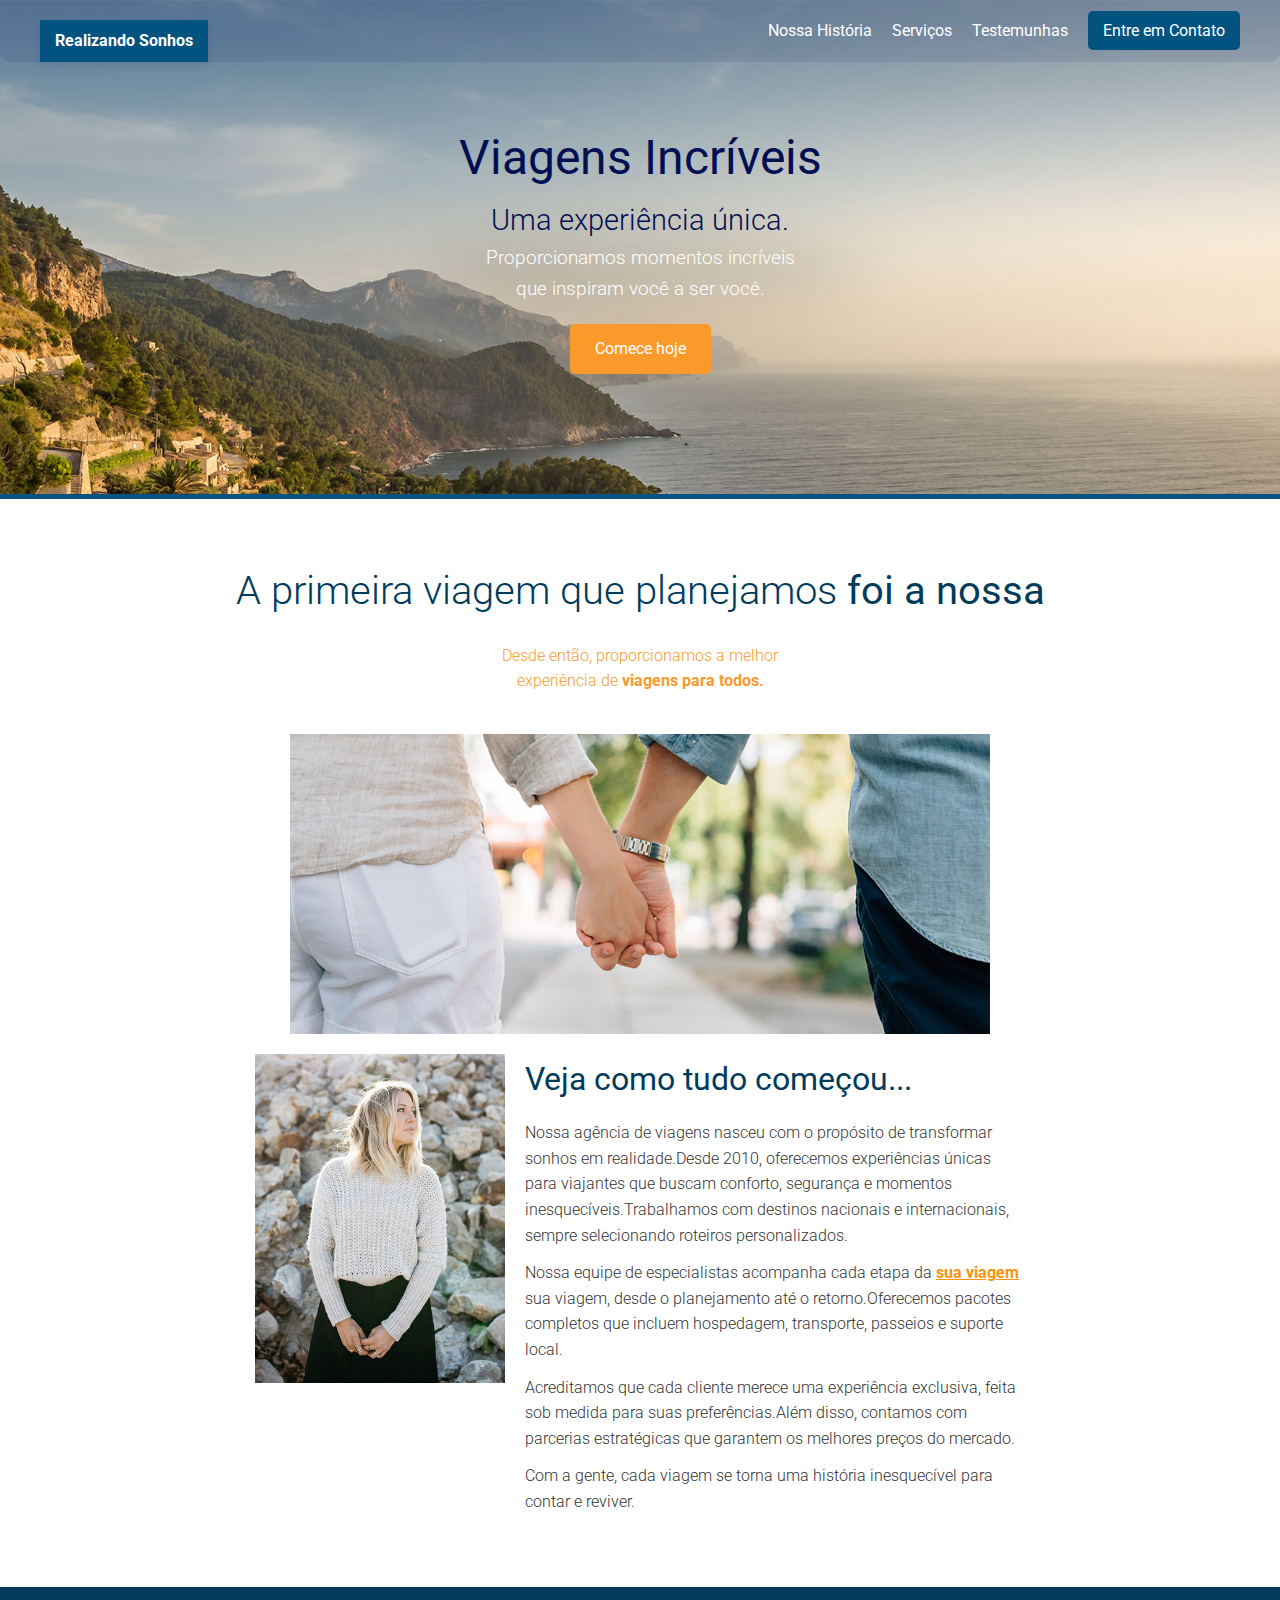
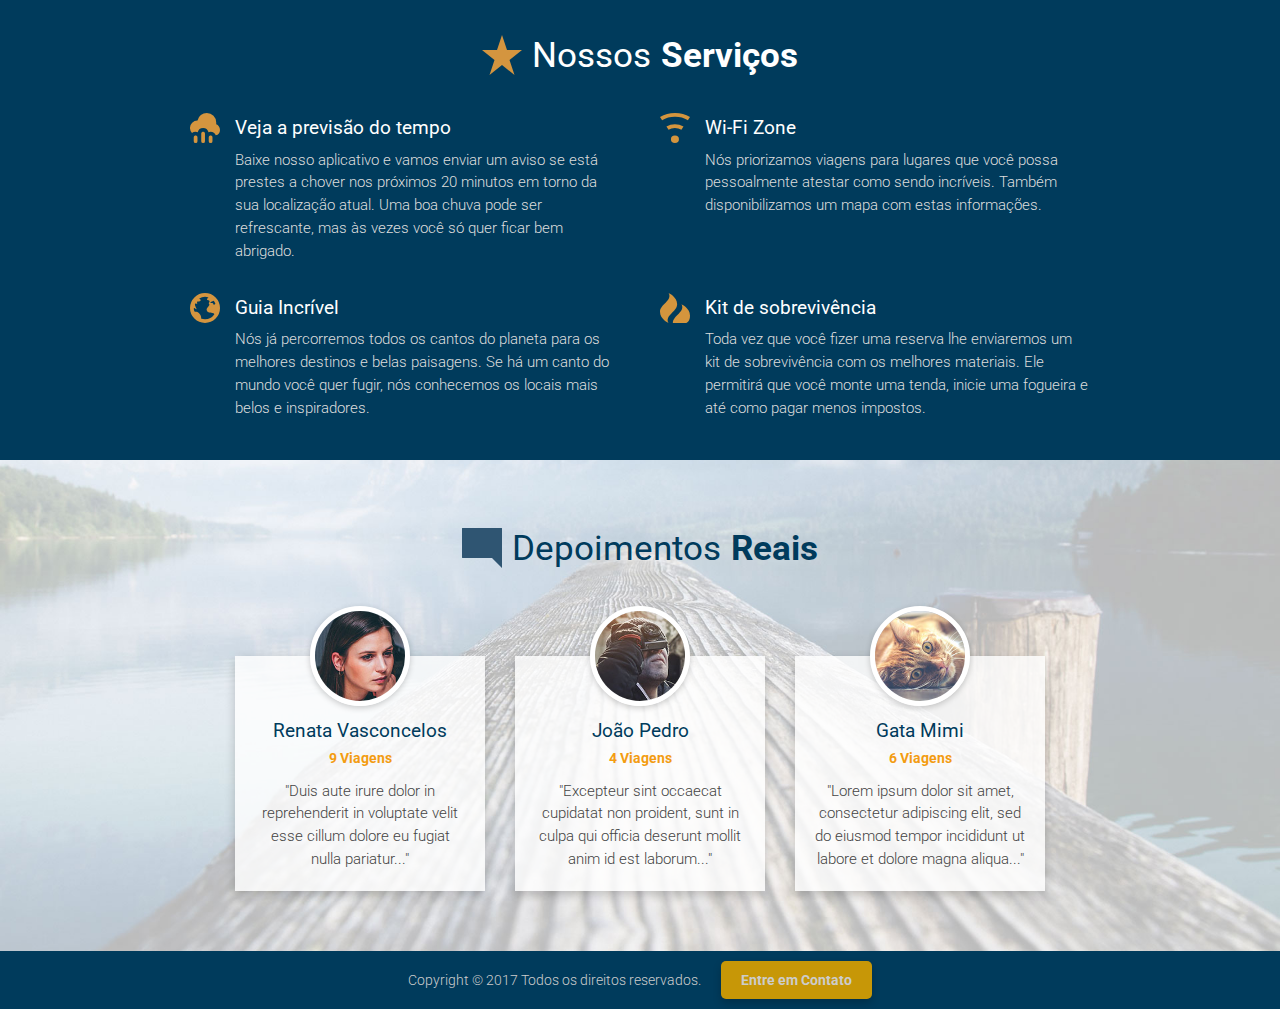
<file: Atividade_03 _ Pagina HTML_CSS/index.html>
<!DOCTYPE html>
<html lang="pt-br">
<head>
    <meta charset="UTF-8">
    <meta name="viewport" content="width=device-width, initial-scale=1.0">
    <title>Viagens Incríveis</title>
    <link rel="stylesheet" href="style.css">
    <link href="https://fonts.googleapis.com/css2?family=Roboto:wght@300;400&display=swap" rel="stylesheet">
</head>
<body>

    <!-- Cabeçalho -->
    <header class="header">
        <nav class="navbar">
            <div class="logo">Realizando Sonhos</div>
            <ul class="menu">
                <li><a href="#">Nossa História</a></li>
                <li><a href="#">Serviços</a></li>
                <li><a href="#">Testemunhas</a></li>
                <li><a class="botao" href="#">Entre em Contato</a></li>
            </ul>
        </nav>
        <div class="hero">
            <h1>Viagens Incríveis</h1>
            <p>Uma experiência única.</p>
            <p>Proporcionamos momentos incríveis<br> que inspiram você a ser você.</p>
            <a href="#" class="cta">Comece hoje</a>
        </div>
    </header>

    <!-- Primeira seção -->
    <section class="introducao">
        <h2>A primeira viagem que planejamos <strong>foi a nossa</strong></h2>
        <p>Desde então, proporcionamos a melhor<br> experiência de <span class="destaque">viagens para todos.</span></p>
        <div class="historia">
            <div class="imagem imagem1"></div>
             <div class="linha2">
            <img src="imagens/como-comecou.jpg" alt="História da agência" class="imagem2">
            <div class="texto">
                <h3>Veja como tudo começou...</h3>
                <p>Nossa agência de viagens nasceu com o propósito de transformar sonhos em realidade.Desde 2010, oferecemos experiências únicas para viajantes que buscam conforto, segurança e momentos inesquecíveis.Trabalhamos com destinos nacionais e internacionais, sempre selecionando roteiros personalizados.</p>
    <p>Nossa equipe de especialistas acompanha cada etapa da<span class="destaque-amarelo">sua viagem</span> sua viagem, desde o planejamento até o retorno.Oferecemos pacotes completos que incluem hospedagem, transporte, passeios e suporte local.</p>
    <p>Acreditamos que cada cliente merece uma experiência exclusiva, feita sob medida para suas preferências.Além disso, contamos com parcerias estratégicas que garantem os melhores preços do mercado.</p>
    <p>Com a gente, cada viagem se torna uma história inesquecível para contar e reviver.</p>
</div>
        </div>
        </div>
    </section>

  <!-- Serviços -->
<section class="servicos">
  <h2>
    <img src="imagens/icons/star.svg" alt="ícone estrela" class="titulo-icone">
    Nossos <strong>Serviços</strong>
  </h2>

  <div class="servicos-lista">
    <!-- Serviço 1 -->
    <div class="servico">
      <img src="imagens/icons/rain.svg" alt="ícone previsão do tempo">
      <div>
        <h3>Veja a previsão do tempo</h3>
        <p>
          Baixe nosso aplicativo e vamos enviar um aviso se está prestes a chover nos próximos 20 minutos em torno da sua localização atual.
          Uma boa chuva pode ser refrescante, mas às vezes você só quer ficar bem abrigado.
        </p>
      </div>
    </div>

    <!-- Serviço 2 -->
    <div class="servico">
      <img src="imagens/icons/wifi.svg" alt="ícone Wi-Fi Zone">
      <div>
        <h3>Wi-Fi Zone</h3>
        <p>
          Nós priorizamos viagens para lugares que você possa pessoalmente atestar como sendo incríveis.
          Também disponibilizamos um mapa com estas informações.
        </p>
      </div>
    </div>

    <!-- Serviço 3 -->
    <div class="servico">
      <img src="imagens/icons/globe.svg" alt="ícone guia incrível">
      <div>
        <h3>Guia Incrível</h3>
        <p>
          Nós já percorremos todos os cantos do planeta para os melhores destinos e belas paisagens.
          Se há um canto do mundo você quer fugir, nós conhecemos os locais mais belos e inspiradores.
        </p>
      </div>
    </div>

    <!-- Serviço 4 -->
    <div class="servico">
      <img src="imagens/icons/fire.svg" alt="ícone kit de sobrevivência">
      <div>
        <h3>Kit de sobrevivência</h3>
        <p>
          Toda vez que você fizer uma reserva lhe enviaremos um kit de sobrevivência com os melhores materiais.
          Ele permitirá que você monte uma tenda, inicie uma fogueira e até como pagar menos impostos.
        </p>
      </div>
    </div>
  </div>
</section>

    <!-- Depoimentos -->
<section class="depoimentos">
  <h2>
    <img src="imagens/icons/comment.svg" alt="ícone balão" class="titulo-icone">
    Depoimentos <strong>Reais</strong>
  </h2>

  <div class="depoimentos-lista">

    <!-- Card 1 -->
    <div class="depoimento-card">
  <div class="foto-wrapper">
    <img src="imagens/testemunha-renata.jpg" alt="Foto Renata Vasconcelos" class="depoimento-foto">
  </div>
  <h3>Renata Vasconcelos</h3>
  <span class="viagens">9 Viagens</span>
  <p>"Duis aute irure dolor in reprehenderit in voluptate velit esse cillum dolore eu fugiat nulla pariatur..."</p>
</div>

    <!-- Card 2 -->
    <div class="depoimento-card">
        <div class="foto-wrapper">
      <img src="imagens/testemunha-joao.jpg" alt="Foto João Pedro" class="depoimento-foto">
      </div>
      <h3>João Pedro</h3>
      <span class="viagens">4 Viagens</span>
      <p>"Excepteur sint occaecat cupidatat non proident, sunt in culpa qui officia deserunt mollit anim id est laborum..."</p>
    </div>

    <!-- Card 3 -->
    <div class="depoimento-card">
        <div class="foto-wrapper">
      <img src="imagens/testemunha-cat.jpg" alt="Foto Gata Mimi" class="depoimento-foto">
    </div>
      <h3>Gata Mimi</h3>
      <span class="viagens">6 Viagens</span>
      <p>"Lorem ipsum dolor sit amet, consectetur adipiscing elit, sed do eiusmod tempor incididunt ut labore et dolore magna aliqua..."</p>
    </div>
  </div>
</section>

    <!-- Rodapé -->
    <!-- Rodapé -->
<footer class="footer">
    <div class="footer-content">
        <p>Copyright © 2017 Todos os direitos reservados.</p>
        <a href="#" class="botao">Entre em Contato</a>
    </div>
</footer>
</body>
</html>
</file>
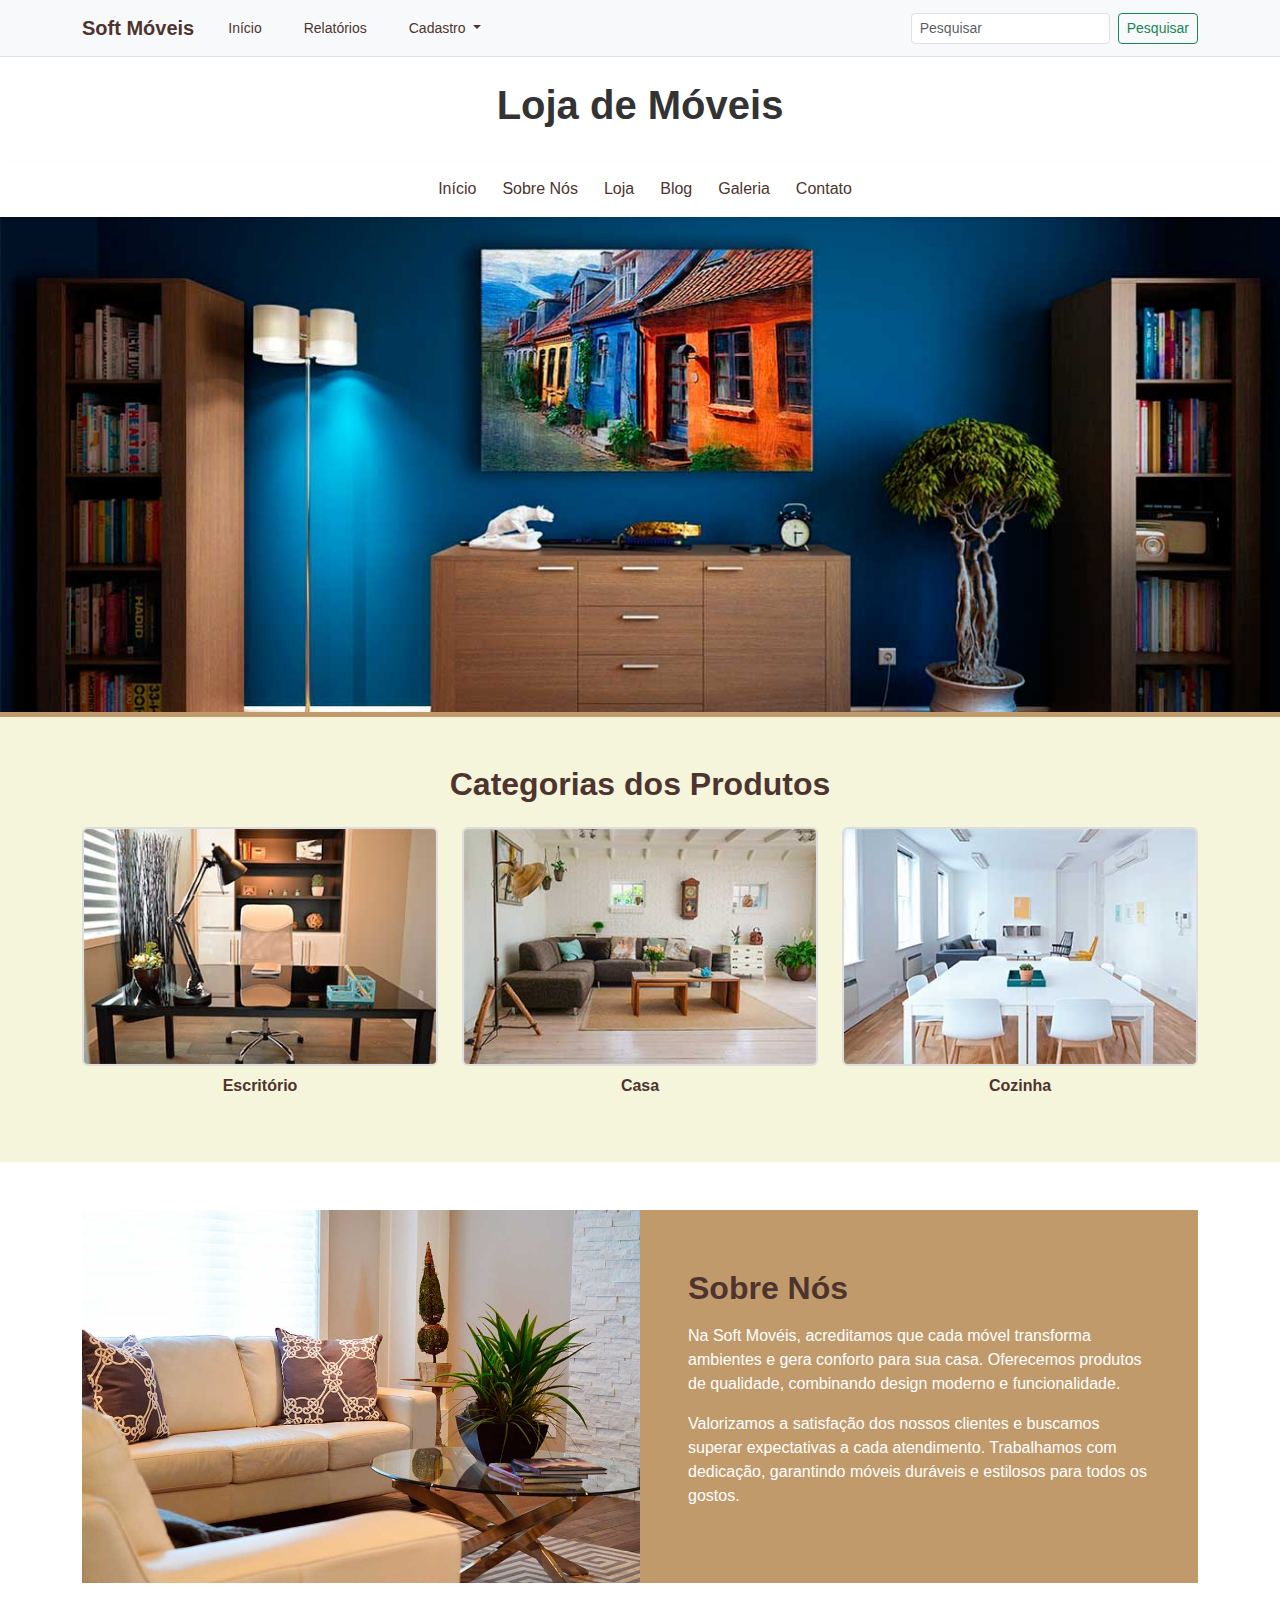
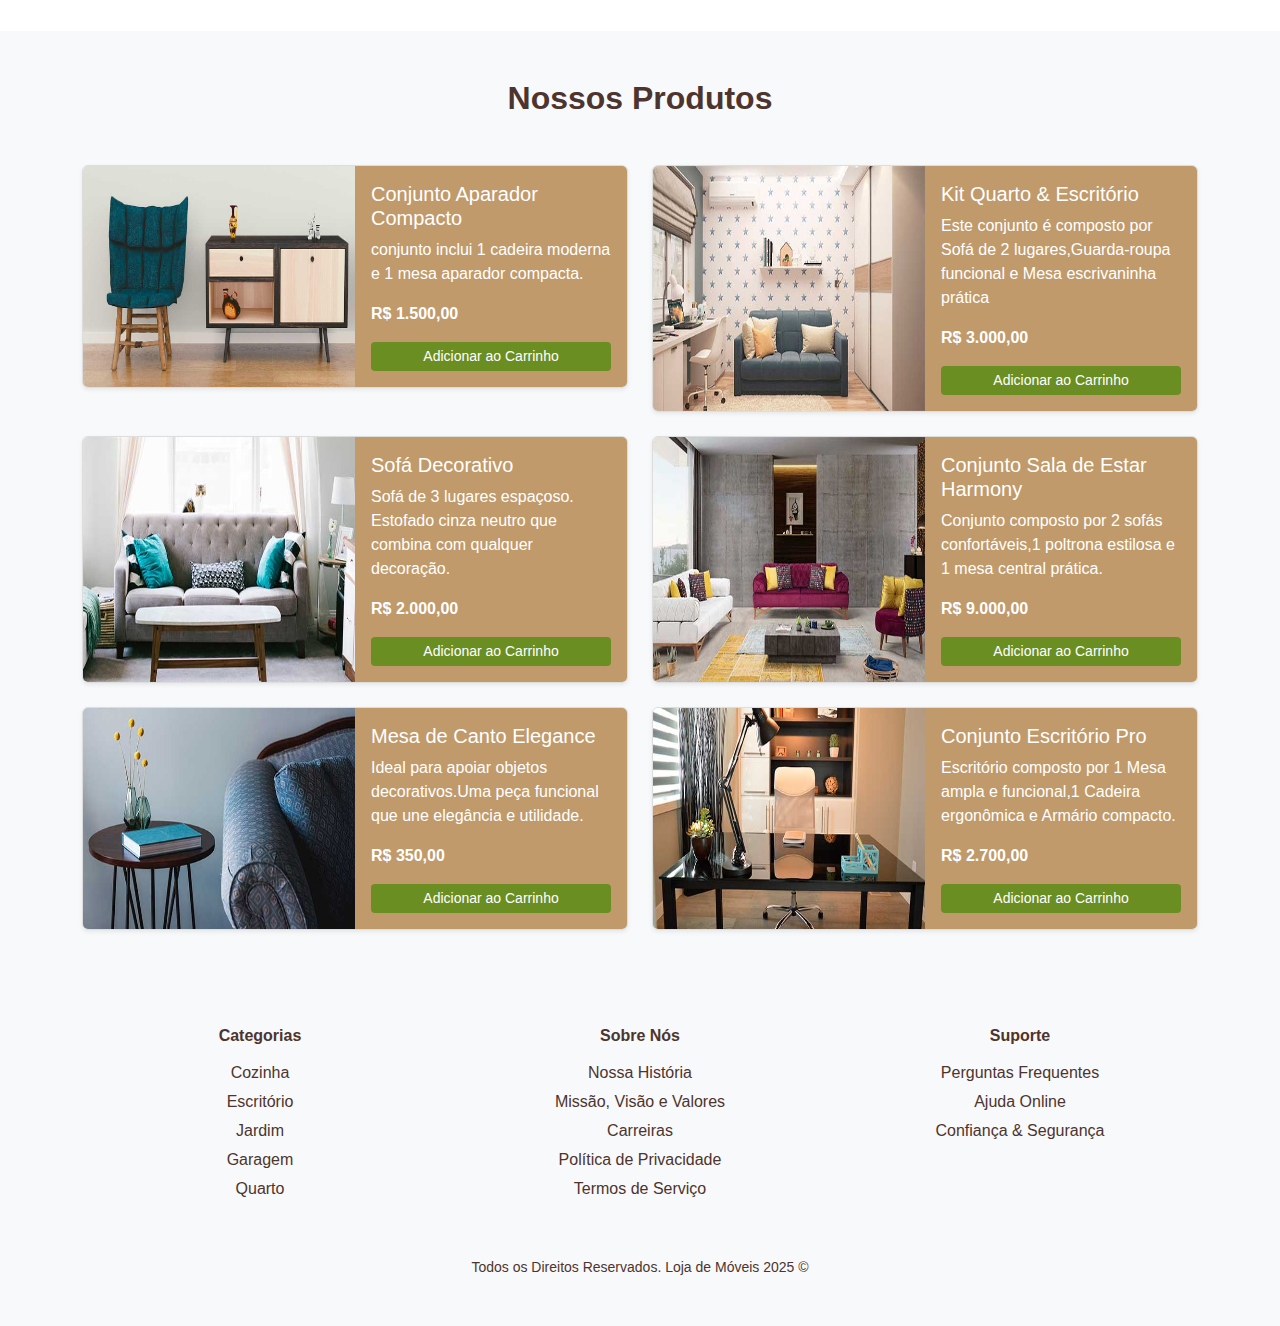
<file: Atividade_04_Site_Responsivo_com_Bootstrap5/index.html>
<!DOCTYPE html>
<html lang="pt-br">
<head>
  <meta charset="UTF-8">
  <meta name="viewport" content="width=device-width, initial-scale=1.0">
  <title>Loja de Móveis</title>
  <!-- Bootstrap 5 -->
  <link href="https://cdn.jsdelivr.net/npm/bootstrap@5.3.2/dist/css/bootstrap.min.css" rel="stylesheet">
  <link rel="stylesheet" href="style.css">
</head>
<body>

<!-- Navbar Superior -->
<nav class="navbar navbar-expand-lg navbar-light bg-light border-bottom small">
  <div class="container">

    <!-- Marca -->
    <a class="navbar-brand fw-bold" href="#">Soft Móveis</a>

    <!-- Botão hamburguer (mobile centralizado) -->
    <button class="navbar-toggler mx-auto" type="button" data-bs-toggle="collapse" data-bs-target="#menuSuperior" aria-controls="menuSuperior" aria-expanded="false" aria-label="Toggle navigation">
      <span class="navbar-toggler-icon"></span>
    </button>

    <!-- Menus + Pesquisa -->
    <div class="collapse navbar-collapse justify-content-between" id="menuSuperior">

      <!-- Menus -->
      <ul class="navbar-nav text-center">
        <li class="nav-item me-3">
          <a class="nav-link small" href="#">Início</a>
        </li>
        <li class="nav-item me-3">
          <a class="nav-link small" href="#">Relatórios</a>
        </li>
        <li class="nav-item dropdown me-3">
          <a class="nav-link dropdown-toggle small" href="#" id="cadastroDropdown" role="button" data-bs-toggle="dropdown" aria-expanded="false">
            Cadastro
          </a>
          <ul class="dropdown-menu" aria-labelledby="cadastroDropdown">
            <li><a class="dropdown-item small" href="#">Clientes</a></li>
            <li><a class="dropdown-item small" href="#">Produtos</a></li>
          </ul>
        </li>
      </ul>

      <!-- Pesquisa -->
      <form class="d-flex mt-3 mt-lg-0">
        <input class="form-control form-control-sm me-2" type="search" placeholder="Pesquisar">
        <button class="btn btn-outline-success btn-sm" type="submit">Pesquisar</button>
      </form>
    </div>
  </div>
</nav>

<!-- Header -->
<header class="text-center py-4">
  <h1 class="fw-bold">Loja de <span class="text-highlight">Móveis</span></h1>
</header>

<!-- Navbar Principal -->
<nav class="navbar navbar-expand-lg navbar-light bg-white shadow-sm">
  <div class="container">
    <button class="navbar-toggler mx-auto" type="button" data-bs-toggle="collapse" data-bs-target="#menuPrincipal">
      <span class="navbar-toggler-icon"></span>
    </button>
    <div class="collapse navbar-collapse justify-content-center" id="menuPrincipal">
      <ul class="navbar-nav text-center">
        <li class="nav-item"><a class="nav-link" href="#">Início</a></li>
        <li class="nav-item"><a class="nav-link" href="#sobre">Sobre Nós</a></li>
        <li class="nav-item"><a class="nav-link" href="#categorias">Loja</a></li>
        <li class="nav-item"><a class="nav-link" href="#">Blog</a></li>
        <li class="nav-item"><a class="nav-link" href="#">Galeria</a></li>
        <li class="nav-item"><a class="nav-link" href="#contato">Contato</a></li>
          </ul>
        </li>
      </ul>
    </div>
  </div>
</nav>

  <!-- Banner -->
  <section class="banner">
    <img src="imagem/main.jpg" alt="Banner" class="img-fluid w-100">
  </section>

  <!-- Categorias -->
  <section id="categorias" class="py-5">
    <div class="container text-center">
      <h2 class="fw-bold mb-4">Categorias dos Produtos</h2>
      <div class="row g-4">
        <div class="col-md-4">
          <img src="imagem/category1.jpg" class="img-fluid rounded" alt="Escritório">
          <p class="mt-2 fw-semibold">Escritório</p>
        </div>
        <div class="col-md-4">
          <img src="imagem/category2.jpg" class="img-fluid rounded" alt="Casa">
          <p class="mt-2 fw-semibold">Casa</p>
        </div>
        <div class="col-md-4">
          <img src="imagem/category3.jpg" class="img-fluid rounded" alt="Cozinha">
          <p class="mt-2 fw-semibold">Cozinha</p>
        </div>
      </div>
    </div>
  </section>

 <!-- Sobre Nós -->
<section id="sobre" class="py-5">
  <div class="container">
    <div class="row g-0 align-items-stretch">
      <!-- Imagem -->
      <div class="col-md-6">
        <img src="imagem/aboutus.jpg" class="img-fluid w-100 h-100" alt="Sobre Nós">
      </div>
      <!-- Texto -->
      <div class="col-md-6 bg-primary text-white d-flex flex-column justify-content-center p-5">
        <h2 class="fw-bold mb-3">Sobre Nós</h2>
        <p>
         Na Soft Movéis, acreditamos que cada móvel transforma ambientes e gera conforto para sua casa.
Oferecemos produtos de qualidade, combinando design moderno e funcionalidade.
        </p>
        <p>
          Valorizamos a satisfação dos nossos clientes e buscamos superar expectativas a cada atendimento.
Trabalhamos com dedicação, garantindo móveis duráveis e estilosos para todos os gostos.
        </p>
      </div>
    </div>
  </div>
</section>

  <!-- Produtos -->
  <section id="produtos" class="py-5">
    <div class="container">
      <h2 class="text-center fw-bold mb-5">Nossos Produtos</h2>
      <div class="row g-4">
        <!-- Produto 1 -->
        <div class="col-md-6">
          <div class="row g-0 border rounded overflow-hidden shadow-sm">
            <div class="col-md-6">
              <img src="imagem/product1.jpg" class="img-fluid h-100" alt="Produto 1">
            </div>
            <div class="col-md-6 bg-primary text-white p-3 d-flex flex-column justify-content-center">
              <h5>Conjunto Aparador Compacto</h5>
              <p>conjunto inclui 1 cadeira moderna e 1 mesa aparador compacta.</p>
              <p class="fw-bold">R$ 1.500,00</p>
              <button class="btn btn-success btn-sm">Adicionar ao Carrinho</button>
            </div>
          </div>
        </div>
        <!-- Produto 2 -->
        <div class="col-md-6">
          <div class="row g-0 border rounded overflow-hidden shadow-sm">
            <div class="col-md-6">
              <img src="imagem/product2.jpg" class="img-fluid h-100" alt="Produto 2">
            </div>
            <div class="col-md-6 bg-primary text-white p-3 d-flex flex-column justify-content-center">
              <h5>Kit Quarto & Escritório</h5>
              <p>Este conjunto é composto por Sofá de 2 lugares,Guarda-roupa funcional e Mesa escrivaninha prática</p>
              <p class="fw-bold">R$ 3.000,00</p>
              <button class="btn btn-success btn-sm">Adicionar ao Carrinho</button>
            </div>
          </div>
        </div>
        <!-- Produto 3 -->
        <div class="col-md-6">
          <div class="row g-0 border rounded overflow-hidden shadow-sm">
            <div class="col-md-6">
              <img src="imagem/product3.jpg" class="img-fluid h-100" alt="Produto 3">
            </div>
            <div class="col-md-6 bg-primary text-white p-3 d-flex flex-column justify-content-center">
              <h5>Sofá Decorativo</h5>
              <p>Sofá de 3 lugares espaçoso. Estofado cinza neutro que combina com qualquer decoração.</p>
              <p class="fw-bold">R$ 2.000,00</p>
              <button class="btn btn-success btn-sm">Adicionar ao Carrinho</button>
            </div>
          </div>
        </div>
        <!-- Produto 4 -->
        <div class="col-md-6">
          <div class="row g-0 border rounded overflow-hidden shadow-sm">
            <div class="col-md-6">
              <img src="imagem/product4.jpg" class="img-fluid h-100" alt="Produto 4">
            </div>
            <div class="col-md-6 bg-primary text-white p-3 d-flex flex-column justify-content-center">
              <h5>Conjunto Sala de Estar Harmony </h5>
              <p>Conjunto composto por 2 sofás confortáveis,1 poltrona estilosa e 1 mesa central prática.</p>
              <p class="fw-bold">R$ 9.000,00</p>
              <button class="btn btn-success btn-sm">Adicionar ao Carrinho</button>
            </div>
          </div>
        </div>
        <!-- Produto 5 -->
        <div class="col-md-6">
          <div class="row g-0 border rounded overflow-hidden shadow-sm">
            <div class="col-md-6">
              <img src="imagem/product5.jpg" class="img-fluid h-100" alt="Produto 5">
            </div>
            <div class="col-md-6 bg-primary text-white p-3 d-flex flex-column justify-content-center">
              <h5>Mesa de Canto Elegance</h5>
              <p>Ideal para apoiar objetos decorativos.Uma peça funcional que une elegância e utilidade.</p>
              <p class="fw-bold">R$ 350,00</p>
              <button class="btn btn-success btn-sm">Adicionar ao Carrinho</button>
            </div>
          </div>
        </div>
        <!-- Produto 6 -->
        <div class="col-md-6">
          <div class="row g-0 border rounded overflow-hidden shadow-sm">
            <div class="col-md-6">
              <img src="imagem/product6.jpg" class="img-fluid h-100" alt="Produto 6">
            </div>
            <div class="col-md-6 bg-primary text-white p-3 d-flex flex-column justify-content-center">
              <h5>Conjunto Escritório Pro</h5>
              <p>Escritório composto por 1 Mesa ampla e funcional,1 Cadeira ergonômica e Armário compacto.</p>
              <p class="fw-bold">R$ 2.700,00</p>
              <button class="btn btn-success btn-sm">Adicionar ao Carrinho</button>
            </div>
          </div>
        </div>
      </div>
    </div>
  </section>

  <!-- Rodapé -->
  <footer class="bg-light py-5">
    <div class="container">
      <div class="row text-center ">
        <div class="col-md-4 mb-3">
          <h6 class="fw-bold">Categorias</h6>
          <ul class="list-unstyled">
            <li>Cozinha</li>
            <li>Escritório</li>
            <li>Jardim</li>
            <li>Garagem</li>
            <li>Quarto</li>
          </ul>
        </div>
        <div class="col-md-4 mb-3">
          <h6 class="fw-bold">Sobre Nós</h6>
          <ul class="list-unstyled">
            <li>Nossa História</li>
            <li>Missão, Visão e Valores</li>
            <li>Carreiras</li>
            <li>Política de Privacidade</li>
            <li>Termos de Serviço</li>
          </ul>
        </div>
        <div class="col-md-4 mb-3">
          <h6 class="fw-bold">Suporte</h6>
          <ul class="list-unstyled">
            <li>Perguntas Frequentes</li>
            <li>Ajuda Online</li>
            <li>Confiança & Segurança</li>
          </ul>
        </div>
      </div>
      <p class="text-center small mt-4 mb-0">Todos os Direitos Reservados. Loja de Móveis 2025 ©</p>
    </div>
  </footer>

  <script src="https://cdn.jsdelivr.net/npm/bootstrap@5.3.2/dist/js/bootstrap.bundle.min.js"></script>
</body>
</html>
</file>
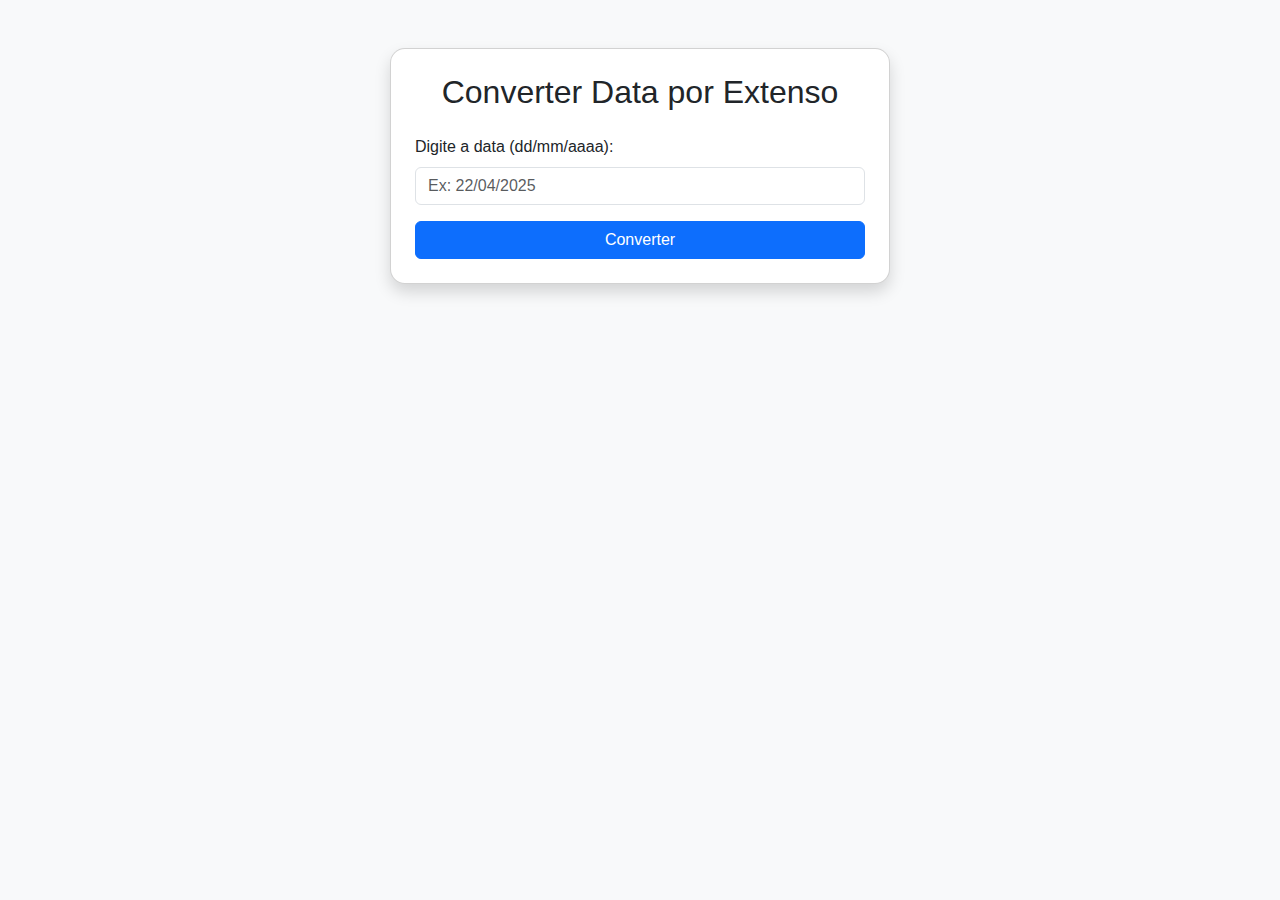
<file: Atividade_05_Js_Html_Css/problema01/index.html>
<!DOCTYPE html>
<html lang="pt-br">
<head>
  <meta charset="UTF-8">
  <meta name="viewport" content="width=device-width, initial-scale=1">
  <title>Data por Extenso</title>
  <!-- Bootstrap 5 -->
  <link href="https://cdn.jsdelivr.net/npm/bootstrap@5.3.3/dist/css/bootstrap.min.css" rel="stylesheet">
  <link rel="stylesheet" href="style.css">
</head>
<body class="bg-light">

  <div class="container mt-5">
    <div class="card shadow p-4">
      <h2 class="text-center mb-4">Converter Data por Extenso</h2>

      <div class="mb-3">
        <label for="dataInput" class="form-label">Digite a data (dd/mm/aaaa):</label>
        <input type="text" class="form-control" id="dataInput" placeholder="Ex: 22/04/2025">
      </div>

      <div class="d-grid">
        <button class="btn btn-primary" onclick="converterData()">Converter</button>
      </div>

      <div id="resultado" class="alert mt-4 text-center fw-bold"></div>
    </div>
  </div>

  <script src="script.js"></script>
</body>
</html>
</file>
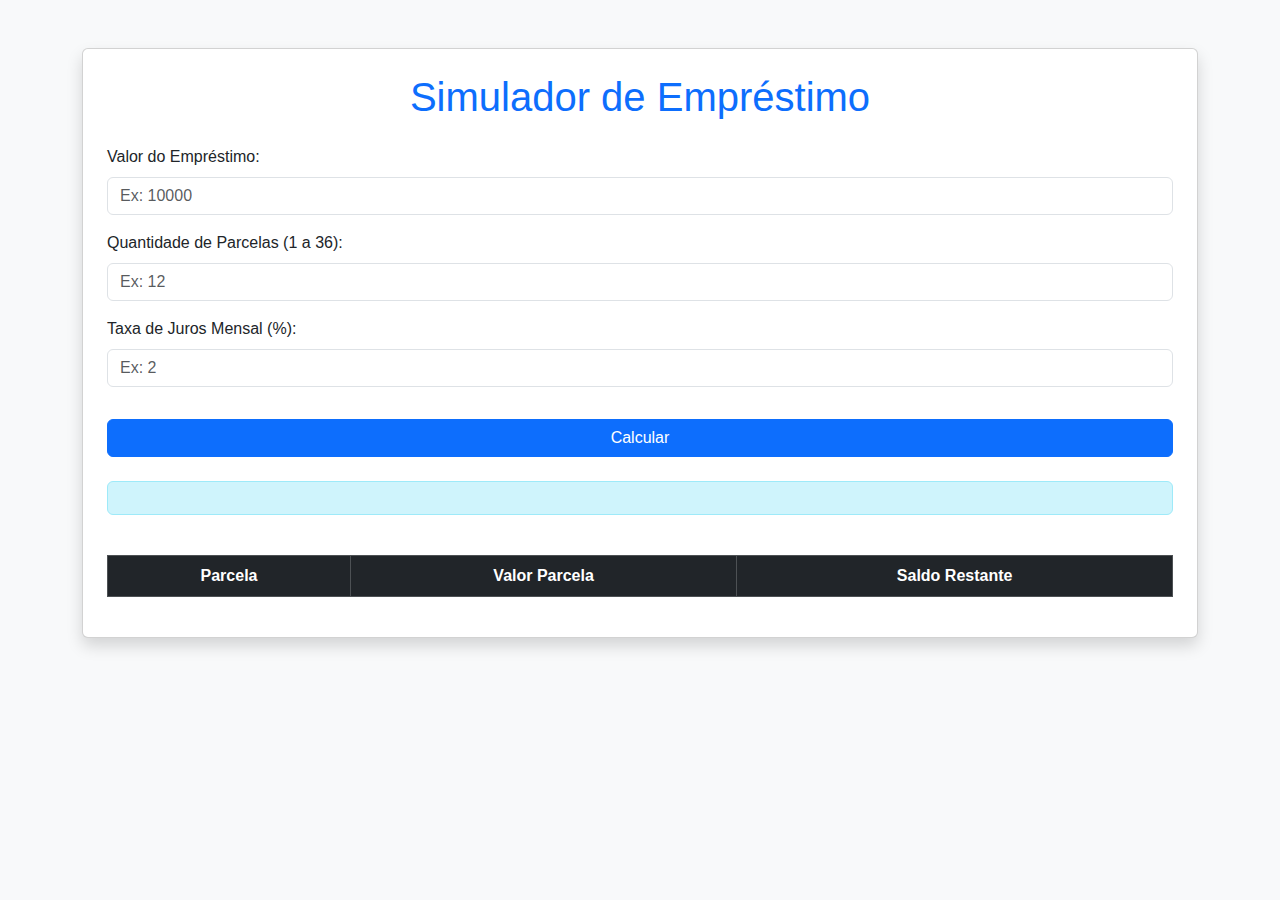
<file: Atividade_05_Js_Html_Css/problema02/index.html>
<!DOCTYPE html>
<html lang="pt-br">
<head>
  <meta charset="UTF-8" />
  <meta name="viewport" content="width=device-width, initial-scale=1.0" />
  <title>Simulador de Empréstimo</title>
  <!-- Bootstrap 5 -->
  <link href="https://cdn.jsdelivr.net/npm/bootstrap@5.3.3/dist/css/bootstrap.min.css" rel="stylesheet">
  <link rel="stylesheet" href="style.css" />
</head>
<body class="bg-light">

  <div class="container py-5">
    <div class="card shadow p-4">
      <h1 class="text-center mb-4">Simulador de Empréstimo</h1>

      <div class="mb-3">
        <label class="form-label">Valor do Empréstimo:</label>
        <input type="number" id="valor" class="form-control" placeholder="Ex: 10000" />
      </div>

      <div class="mb-3">
        <label class="form-label">Quantidade de Parcelas (1 a 36):</label>
        <input type="number" id="parcelas" class="form-control" placeholder="Ex: 12" />
      </div>

      <div class="mb-3">
        <label class="form-label">Taxa de Juros Mensal (%):</label>
        <input type="number" id="juros" class="form-control" placeholder="Ex: 2" />
      </div>

      <button class="btn btn-primary w-100 mt-3" onclick="calcular()">Calcular</button>

      <div id="resultado" class="alert alert-info mt-4 text-center"></div>

      <div class="table-responsive mt-4">
        <table class="table table-striped table-bordered text-center" id="tabela">
          <thead class="table-dark">
            <tr>
              <th>Parcela</th>
              <th>Valor Parcela</th>
              <th>Saldo Restante</th>
            </tr>
          </thead>
          <tbody></tbody>
        </table>
      </div>
    </div>
  </div>

  <!-- Bootstrap JS -->
  <script src="https://cdn.jsdelivr.net/npm/bootstrap@5.3.3/dist/js/bootstrap.bundle.min.js"></script>
  <script src="script.js"></script>
</body>
</html>
</file>
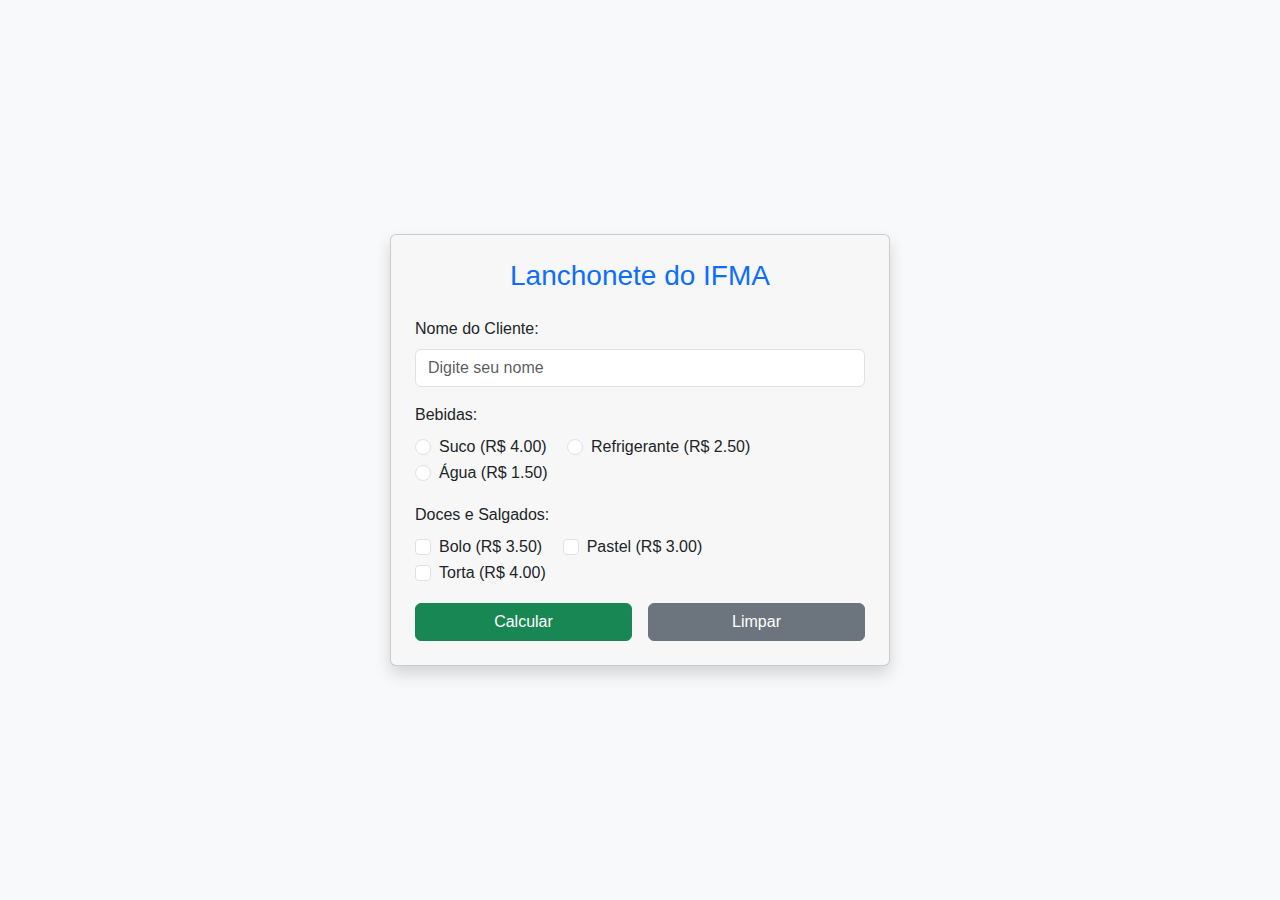
<file: Atividade_05_Js_Html_Css/problema03/index.html>
<!DOCTYPE html>
<html lang="pt-br">
<head>
  <meta charset="UTF-8" />
  <meta name="viewport" content="width=device-width, initial-scale=1.0" />
  <title>Lanchonete do IFMA</title>
  <!-- Bootstrap 5 -->
  <link href="https://cdn.jsdelivr.net/npm/bootstrap@5.3.3/dist/css/bootstrap.min.css" rel="stylesheet" />
  <link rel="stylesheet" href="style.css" />
</head>
<body class="bg-light d-flex justify-content-center align-items-center vh-100">

  <div class="card p-4 shadow w-50">
    <h3 class="text-center text-primary mb-4">Lanchonete do IFMA</h3>

    <!-- Nome do cliente -->
    <div class="mb-3">
      <label class="form-label">Nome do Cliente:</label>
      <input type="text" id="cliente" class="form-control" placeholder="Digite seu nome">
    </div>

    <!-- Bebidas -->
    <div class="mb-3">
      <label class="form-label">Bebidas:</label><br>
      <div class="form-check form-check-inline">
        <input class="form-check-input" type="radio" name="bebida" id="suco" value="Suco">
        <label class="form-check-label" for="suco">Suco (R$ 4.00)</label>
      </div>
      <div class="form-check form-check-inline">
        <input class="form-check-input" type="radio" name="bebida" id="refrigerante" value="Refrigerante">
        <label class="form-check-label" for="refrigerante">Refrigerante (R$ 2.50)</label>
      </div>
      <div class="form-check form-check-inline">
        <input class="form-check-input" type="radio" name="bebida" id="agua" value="Água">
        <label class="form-check-label" for="agua">Água (R$ 1.50)</label>
      </div>
    </div>

    <!-- Doces e Salgados -->
    <div class="mb-3">
      <label class="form-label">Doces e Salgados:</label><br>
      <div class="form-check form-check-inline">
        <input class="form-check-input" type="checkbox" id="bolo" value="Bolo">
        <label class="form-check-label" for="bolo">Bolo (R$ 3.50)</label>
      </div>
      <div class="form-check form-check-inline">
        <input class="form-check-input" type="checkbox" id="pastel" value="Pastel">
        <label class="form-check-label" for="pastel">Pastel (R$ 3.00)</label>
      </div>
      <div class="form-check form-check-inline">
        <input class="form-check-input" type="checkbox" id="torta" value="Torta">
        <label class="form-check-label" for="torta">Torta (R$ 4.00)</label>
      </div>
    </div>

    <!-- Botões -->
    <div class="d-flex gap-3">
      <button class="btn btn-success w-50" onclick="calcular()">Calcular</button>
      <button class="btn btn-secondary w-50" onclick="limpar()">Limpar</button>
    </div>

    <!-- Resultado -->
    <div id="resultado" class="alert alert-info mt-4" style="display: none;"></div>
  </div>

  <script src="script.js"></script>
</body>
</html>
</file>
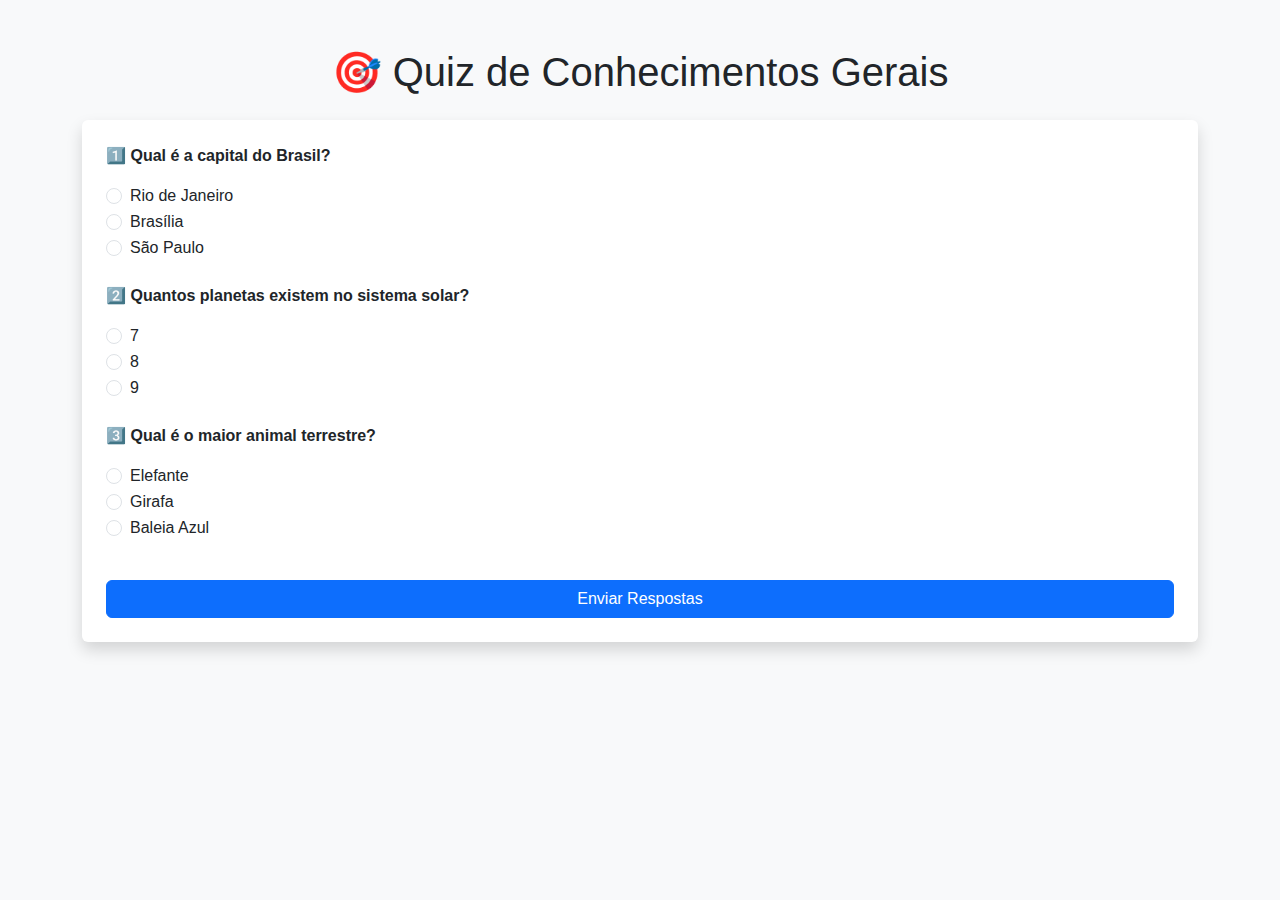
<file: Atividade_05_Js_Html_Css/problema04/index.html>
<!DOCTYPE html>
<html lang="pt-br">
<head>
  <meta charset="UTF-8" />
  <meta name="viewport" content="width=device-width, initial-scale=1.0" />
  <title>Quiz Interativo</title>
  <link href="https://cdn.jsdelivr.net/npm/bootstrap@5.3.3/dist/css/bootstrap.min.css" rel="stylesheet">
  <link rel="stylesheet" href="style.css">
</head>
<body class="bg-light">

  <div class="container mt-5">
    <h1 class="text-center mb-4">🎯 Quiz de Conhecimentos Gerais</h1>

    <form id="quizForm" class="p-4 bg-white shadow rounded">
      <div id="quiz"></div>
      <button type="button" id="enviar" class="btn btn-primary w-100 mt-3">Enviar Respostas</button>
    </form>

    <div id="resultado" class="mt-4 text-center"></div>
  </div>

  <script src="script.js"></script>
</body>
</html>
</file>
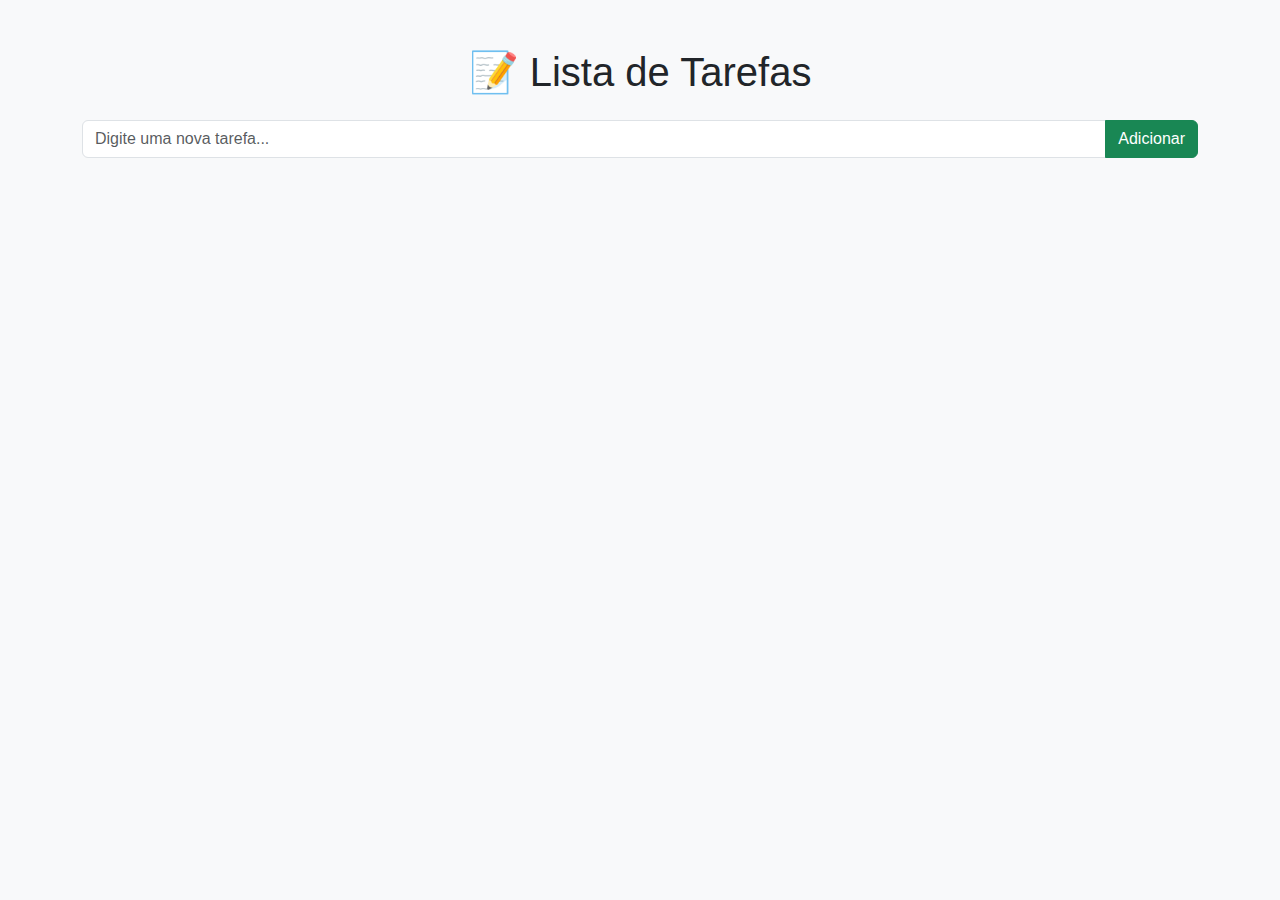
<file: Atividade_05_Js_Html_Css/problema05/index.html>
<!DOCTYPE html>
<html lang="pt-br">
<head>
  <meta charset="UTF-8" />
  <meta name="viewport" content="width=device-width, initial-scale=1.0" />
  <title>Lista de Tarefas</title>
  <link href="https://cdn.jsdelivr.net/npm/bootstrap@5.3.3/dist/css/bootstrap.min.css" rel="stylesheet">
  <link rel="stylesheet" href="style.css">
</head>
<body class="bg-light">

  <div class="container mt-5">
    <h1 class="text-center mb-4">📝 Lista de Tarefas</h1>

    <!-- Formulário para adicionar tarefa -->
    <div class="input-group mb-3">
      <input type="text" id="tarefaInput" class="form-control" placeholder="Digite uma nova tarefa...">
      <button id="adicionarBtn" class="btn btn-success">Adicionar</button>
    </div>
    <p id="erro" class="text-danger small"></p>

    <!-- Lista de tarefas -->
    <ul id="listaTarefas" class="list-group"></ul>
  </div>

  <script src="script.js"></script>
</body>
</html>
</file>
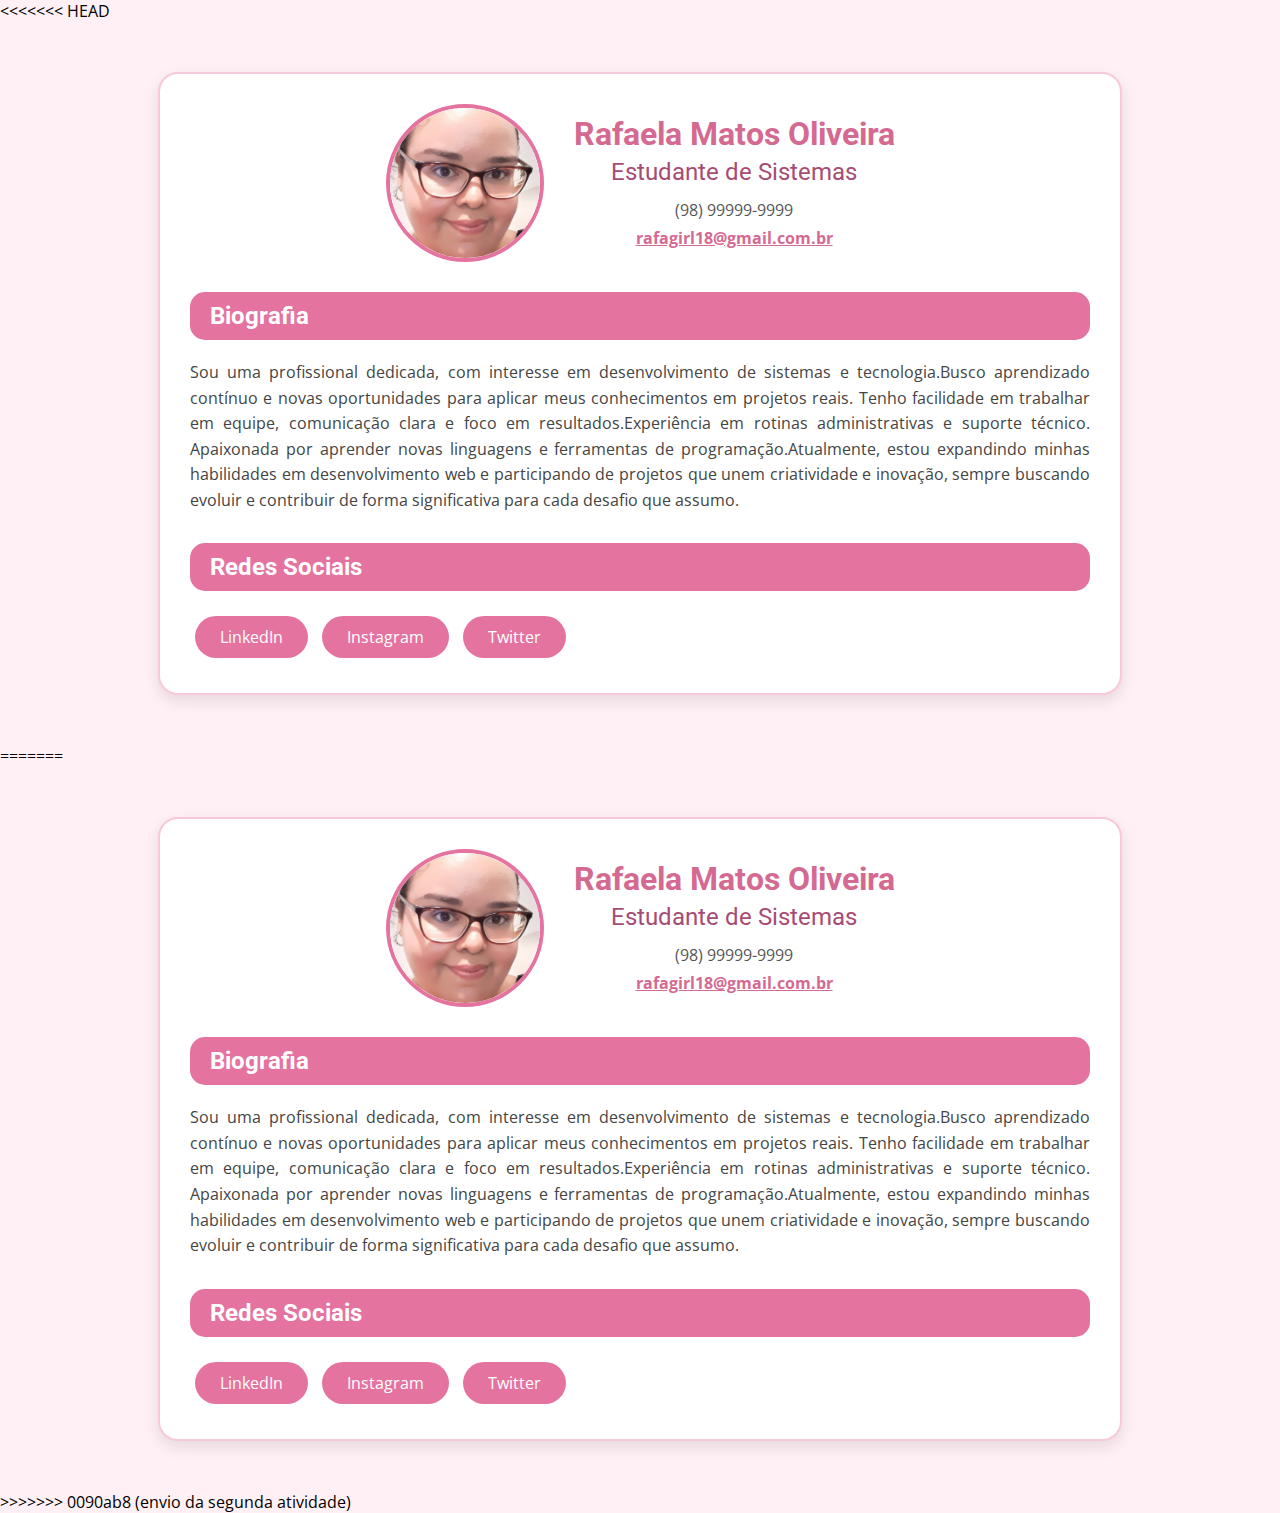
<file: Atividade_02_Fundamentos_de_HTML_CSS/Problema_01/perfil.html>
<<<<<<< HEAD
<!DOCTYPE html>
<html lang="pt-br">
<head>
    <meta charset="UTF-8">
    <meta name="viewport" content="width=device-width, initial-scale=1.0">
    <title>Perfil Pessoal</title>
    <!-- Google Fonts -->
    <link href="https://fonts.googleapis.com/css2?family=Open+Sans:wght@400;600&family=Roboto:wght@700&display=swap" rel="stylesheet">
    <link rel="stylesheet" href="estilo.css">
</head>
<body>
    <div class="perfil-container">
        <!-- Cabeçalho lateral: foto + dados -->
        <header class="cabecalho">
            <img src="minha-foto.jpg" alt="Foto de Perfil" class="foto-perfil">
            <div class="dados">
                <h1>Rafaela Matos Oliveira</h1>
                <h2>Estudante de Sistemas</h2>
                <p>(98) 99999-9999</p>
                <p><a href="mailto:rafagirl18@gmail.com" id="email">rafagirl18@gmail.com.br</a></p>
            </div>
        </header>

        <!-- Biografia -->
        <section class="biografia-section">
            <h2 class="secao">Biografia</h2>
            <p>
                Sou uma profissional dedicada, com interesse em desenvolvimento de sistemas e tecnologia.Busco aprendizado contínuo e novas oportunidades para aplicar meus conhecimentos em projetos reais.
Tenho facilidade em trabalhar em equipe, comunicação clara e foco em resultados.Experiência em rotinas administrativas e suporte técnico.
Apaixonada por aprender novas linguagens e ferramentas de programação.Atualmente, estou expandindo minhas habilidades em desenvolvimento web e participando de projetos que unem criatividade e inovação, sempre buscando evoluir e contribuir de forma significativa para cada desafio que assumo.
</p>
        </section>

        <!-- Redes sociais -->
        <section class="redes-sociais-section">
            <h2 class="secao">Redes Sociais</h2>
            <div class="redes-sociais">
                <a href="https://www.linkedin.com" target="_blank">LinkedIn</a>
                <a href="https://www.instagram.com" target="_blank">Instagram</a>
                <a href="https://www.twitter.com" target="_blank">Twitter</a>
            </div>
        </section>
    </div>
</body>
=======
<!DOCTYPE html>
<html lang="pt-br">
<head>
    <meta charset="UTF-8">
    <meta name="viewport" content="width=device-width, initial-scale=1.0">
    <title>Perfil Pessoal</title>
    <!-- Google Fonts -->
    <link href="https://fonts.googleapis.com/css2?family=Open+Sans:wght@400;600&family=Roboto:wght@700&display=swap" rel="stylesheet">
    <link rel="stylesheet" href="estilo.css">
</head>
<body>
    <div class="perfil-container">
        <!-- Cabeçalho lateral: foto + dados -->
        <header class="cabecalho">
            <img src="minha-foto.jpg" alt="Foto de Perfil" class="foto-perfil">
            <div class="dados">
                <h1>Rafaela Matos Oliveira</h1>
                <h2>Estudante de Sistemas</h2>
                <p>(98) 99999-9999</p>
                <p><a href="mailto:rafagirl18@gmail.com" id="email">rafagirl18@gmail.com.br</a></p>
            </div>
        </header>

        <!-- Biografia -->
        <section class="biografia-section">
            <h2 class="secao">Biografia</h2>
            <p>
                Sou uma profissional dedicada, com interesse em desenvolvimento de sistemas e tecnologia.Busco aprendizado contínuo e novas oportunidades para aplicar meus conhecimentos em projetos reais.
Tenho facilidade em trabalhar em equipe, comunicação clara e foco em resultados.Experiência em rotinas administrativas e suporte técnico.
Apaixonada por aprender novas linguagens e ferramentas de programação.Atualmente, estou expandindo minhas habilidades em desenvolvimento web e participando de projetos que unem criatividade e inovação, sempre buscando evoluir e contribuir de forma significativa para cada desafio que assumo.
</p>
        </section>

        <!-- Redes sociais -->
        <section class="redes-sociais-section">
            <h2 class="secao">Redes Sociais</h2>
            <div class="redes-sociais">
                <a href="https://www.linkedin.com" target="_blank">LinkedIn</a>
                <a href="https://www.instagram.com" target="_blank">Instagram</a>
                <a href="https://www.twitter.com" target="_blank">Twitter</a>
            </div>
        </section>
    </div>
</body>
>>>>>>> 0090ab8 (envio da segunda atividade)
</html>
</file>
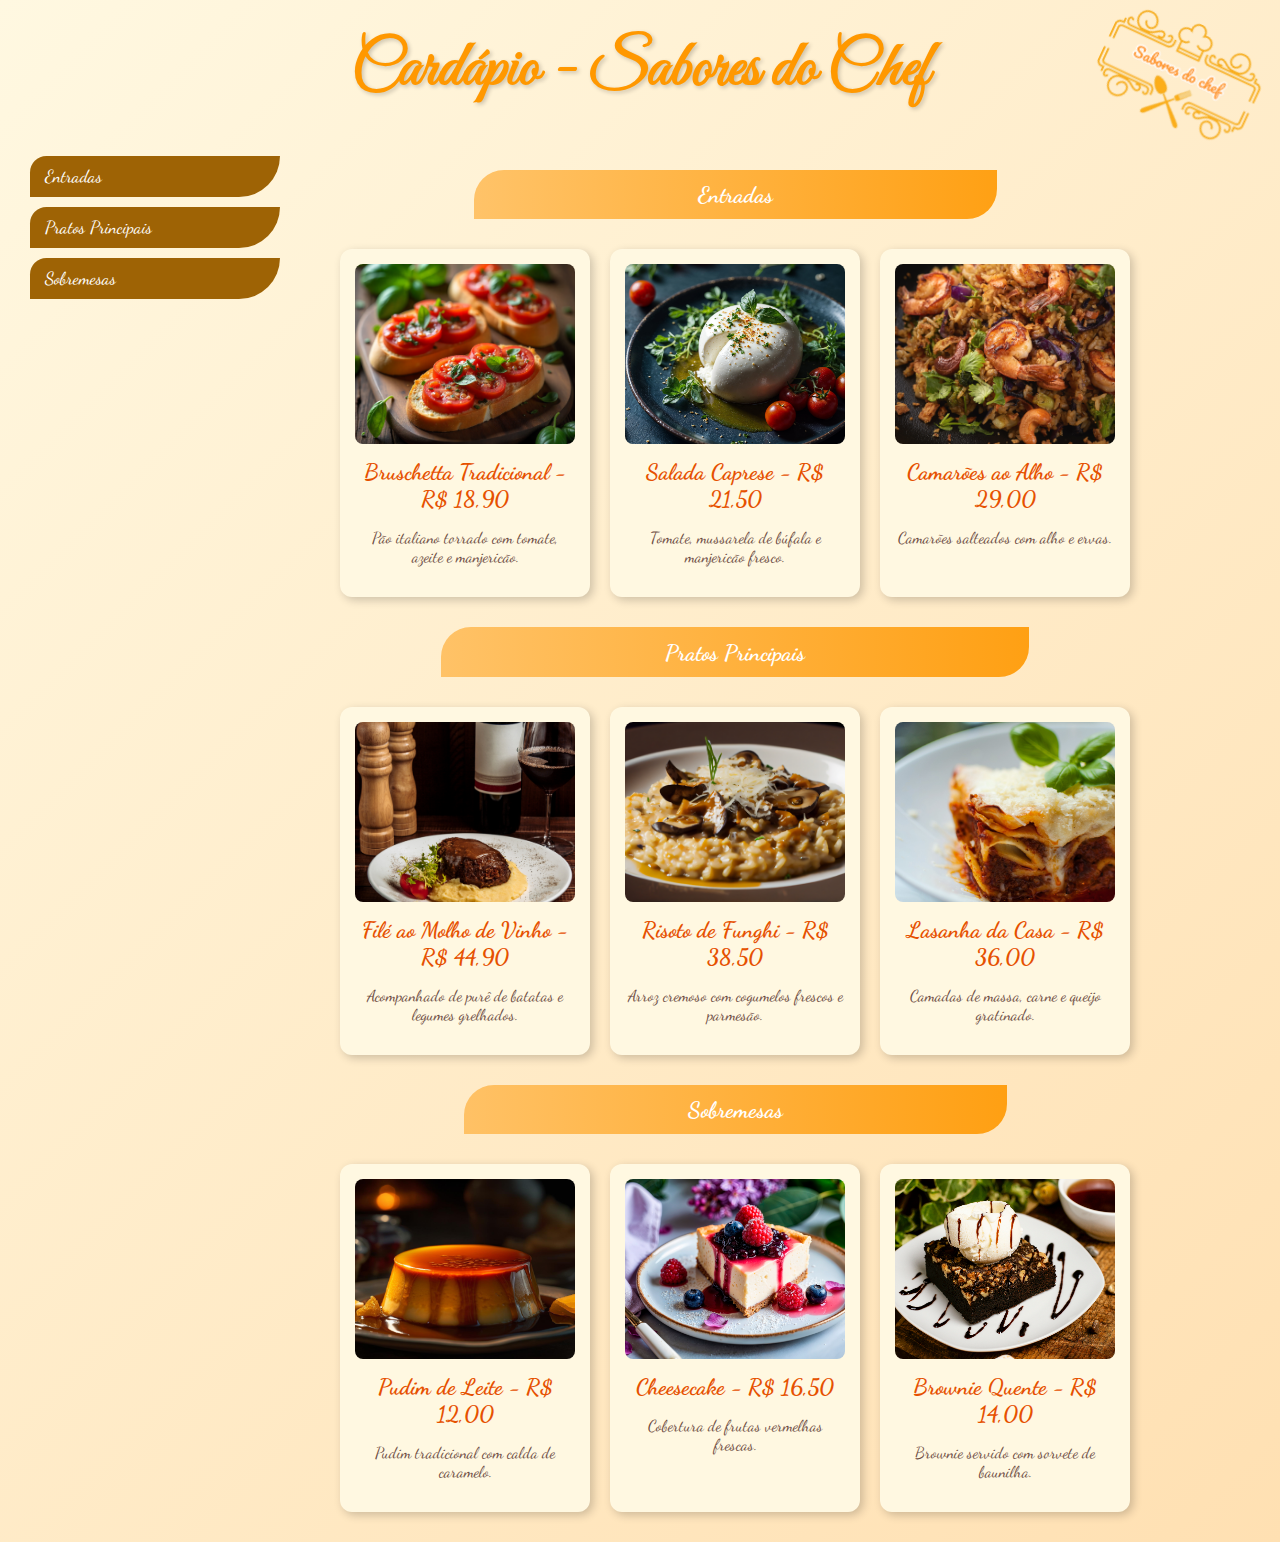
<file: Atividade_02_Fundamentos_de_HTML_CSS/Problema_02/cardapio.html>
<!DOCTYPE html>
<html lang="pt-br">

<head>
    <meta charset="UTF-8">
    <meta name="description" content="Cardápio do Restaurante Sabores do Chef">
    <meta name="keywords" content="Cardápio, Restaurante, Pratos, Sobremesas">
    <title>Cardápio - Sabores do Chef</title>
    <link rel="stylesheet" href="estilo.css">
    <link rel="icon" href="imagem/icone_chef.png">
</head>

<body>
    <header>
        <h1 id="titulo">Cardápio - <span class="enfase">Sabores do Chef</span></h1>
    </header>

    <div class="container">
        <!-- Menu lateral -->
        <nav id="menu" class="menu-navegacao">
            <ul class="menu menu-lg">
                <li><a href="#entradas">Entradas</a></li>
                <li><a href="#pratos">Pratos Principais</a></li>
                <li><a href="#sobremesas">Sobremesas</a></li>
            </ul>
        </nav>

        <!-- Conteúdo -->
        <section class="conteudo">

            <!-- Banner decorativo -->
            <img src="imagem/banner_restaurante.png" id="banner" alt="Banner Restaurante">

            <!-- Entradas -->
            <h2 class="subtitulo" id="entradas">Entradas</h2>
            <div class="card-container">
                <div class="card">
                    <img src="imagem/Bruschetta.png" alt="Bruschetta Tradicional">
                    <h3>Bruschetta Tradicional - R$ 18,90</h3>
                    <p>Pão italiano torrado com tomate, azeite e manjericão.</p>
                </div>
                <div class="card">
                    <img src="imagem/salada_caprese.jpg" alt="Salada Caprese">
                    <h3>Salada Caprese - R$ 21,50</h3>
                    <p>Tomate, mussarela de búfala e manjericão fresco.</p>
                </div>
                <div class="card">
                    <img src="imagem/camaroes.jpg" alt="Camarões ao Alho">
                    <h3>Camarões ao Alho - R$ 29,00</h3>
                    <p>Camarões salteados com alho e ervas.</p>
                </div>
            </div>

            <!-- Pratos Principais -->
            <h2 class="subtitulo" id="pratos">Pratos Principais</h2>
            <div class="card-container">
                <div class="card">
                    <img src="imagem/file_molho.jpg" alt="Filé ao Molho de Vinho">
                    <h3>Filé ao Molho de Vinho - R$ 44,90</h3>
                    <p>Acompanhado de purê de batatas e legumes grelhados.</p>
                </div>
                <div class="card">
                    <img src="imagem/risoto_funghi.jpg" alt="Risoto de Funghi">
                    <h3>Risoto de Funghi - R$ 38,50</h3>
                    <p>Arroz cremoso com cogumelos frescos e parmesão.</p>
                </div>
                <div class="card">
                    <img src="imagem/lasanha.jpg" alt="Lasanha da Casa">
                    <h3>Lasanha da Casa - R$ 36,00</h3>
                    <p>Camadas de massa, carne e queijo gratinado.</p>
                </div>
            </div>

            <!-- Sobremesas -->
            <h2 class="subtitulo" id="sobremesas">Sobremesas</h2>
            <div class="card-container">
                <div class="card">
                    <img src="imagem/pudim.jpg" alt="Pudim de Leite">
                    <h3>Pudim de Leite - R$ 12,00</h3>
                    <p>Pudim tradicional com calda de caramelo.</p>
                </div>
                <div class="card">
                    <img src="imagem/cheesecake.jpg" alt="Cheesecake de Frutas Vermelhas">
                    <h3>Cheesecake - R$ 16,50</h3>
                    <p>Cobertura de frutas vermelhas frescas.</p>
                </div>
                <div class="card">
                    <img src="imagem/brownie.jpg" alt="Brownie Quente">
                    <h3>Brownie Quente - R$ 14,00</h3>
                    <p>Brownie servido com sorvete de baunilha.</p>
                </div>
            </div>
        </section>
    </div>

</body>

</html>
</file>
<file: Atividade_04_Site_Responsivo_com_Bootstrap5/style.css>
/* Geral */
body {
  font-family: "Segoe UI", Arial, sans-serif;
  background-color: #fff;
  color: #333;
}

/* Navbar Superior */
.navbar-light.bg-light {
  background-color: #f8f9fa !important;
}
/* Nome da Loja */
.loja-nome {
  font-size: 2.5rem;   /* aumenta a fonte */
  color: #4E342E !important;
}
.loja-nome .text-highlight {
  color: #C19A6B !important; /* dourado suave */
}

/* Navbar Principal */
.navbar-brand {
  font-weight: bold;
  color: #4E342E !important;
}
.navbar-brand span {
  color: #C19A6B !important;
}
.nav-link {
  color: #4E342E !important;
  margin-left: 10px;
}
.nav-link:hover {
  color: #C19A6B !important;
}

/* Banner */
.banner img {
  max-height: 500px;
  object-fit: cover;
  display: block;
  border-bottom: 5px solid #C19A6B;
}

/* Categorias */
#categorias {
  background-color: #F5F5DC;
}
#categorias h2 {
  color: #4E342E;
}
#categorias img {
  border: 2px solid #ddd;
  transition: transform 0.3s;
  border-radius: 8px;
}
#categorias img:hover {
  transform: scale(1.05);
}
#categorias p {
  color: #4E342E;
}

/* Sobre Nós */
#sobre h2 {
  margin-bottom: 20px;
  color: #4E342E;
}
#sobre .bg-primary {
  background-color: #C19A6B !important;
  color: #fff !important;
}

/* Produtos */
#produtos {
  background-color: #f8f9fa;
}
#produtos h2 {
  color: #4E342E;
}
#produtos .border {
  border: 1px solid #ddd !important;
}
#produtos .bg-primary {
  background-color: #C19A6B !important;
  color: #fff;
}
#produtos button {
  background-color: #6B8E23;
  border: none;
}
#produtos button:hover {
  background-color: #556B2F;
}

/* Rodapé */
footer {
  background-color: #F5F5DC;
  color: #4E342E;
}
footer h6 {
  margin-bottom: 15px;
  color: #4E342E;
  font-weight: bold;
}
footer ul li {
  margin-bottom: 5px;
}
footer p {
  color: #4E342E;
}
</file>
<file: Atividade_05_Js_Html_Css/problema01/style.css>
body {
  font-family: Arial, sans-serif;
}

.card {
  max-width: 500px;
  margin: auto;
  border-radius: 15px;
}

#resultado {
  font-size: 1.2rem;
  display: none;
}
</file>
<file: Atividade_05_Js_Html_Css/problema02/style.css>
body {
  font-family: Arial, sans-serif;
}

h1 {
  color: #0d6efd;
}

#resultado {
  font-size: 1.1rem;
}

.table th, .table td {
  vertical-align: middle;
}
</file>
<file: Atividade_05_Js_Html_Css/problema03/style.css>
body {
  font-family: Arial, sans-serif;
}

.card {
  background-color: #f7f7f7;
  max-width: 500px;
}

#resultado {
  font-size: 1.1rem;
  line-height: 1.6;
}
</file>
<file: Atividade_05_Js_Html_Css/problema04/style.css>
body {
  font-family: Arial, sans-serif;
}

#resultado {
  font-size: 1.2rem;
  font-weight: bold;
}

.correta {
  color: green;
  font-weight: bold;
}

.errada {
  color: red;
  font-weight: bold;
}
</file>
<file: Atividade_05_Js_Html_Css/problema05/style.css>
body {
  font-family: Arial, sans-serif;
}

.concluida {
  text-decoration: line-through;
  color: gray;
}

#listaTarefas li {
  display: flex;
  justify-content: space-between;
  align-items: center;
}
</file>
<file: Atividade_02_Fundamentos_de_HTML_CSS/Problema_01/estilo.css>
/* Corpo da página */
body {
    font-family: 'Open Sans', sans-serif;
    background-color: #fff0f5;
    margin: 0;
    padding: 0;
}

/* Container principal */
.perfil-container {
    max-width: 900px;
    margin: 50px auto;
    background-color: #ffffff;
    padding: 30px;
    border-radius: 20px;
    box-shadow: 0 6px 15px rgba(0,0,0,0.1);
    border: 2px solid #f8c8dc;
}

/* Cabeçalho lateral: foto + dados */
.cabecalho {
    display: flex;
    align-items: center;
    justify-content:center;      
    gap: 30px;                 
    margin-bottom: 30px;
}

/* Foto de perfil */
.foto-perfil {
    width: 150px;              
    height: 150px;
    border-radius: 50%;        
    object-fit: cover;         
    border: 4px solid #e573a0;
}

/* Dados ao lado da foto */
.dados {
    display: flex;
    flex-direction: column;
    justify-content: center;   
    align-items: center;       
    text-align: center;        
}

/* Nome */
.dados h1 {
    font-family: 'Roboto', sans-serif;
    font-weight: 700;
    margin: 0 0 5px 0;
    color: #d46a92;
}

/* Título profissional */
.dados h2 {
    font-family: 'Roboto', sans-serif;
    font-weight: 400;
    margin: 0 0 10px 0;
    color: #a64c74;
}

/* Textos (idade, telefone, email) */
.dados p {
    margin: 3px 0;
  color: #555;  
}

/* E-mail */
#email {
    color: #d46a92;
    font-weight: bold;
    text-decoration: underline;
}

/* Seções (Biografia e Redes sociais) */
h2.secao {
    font-family: 'Roboto', sans-serif;
    font-weight: 700;
    background-color: #e573a0;
    color: #fff;
    padding: 10px 20px;
    border-radius: 15px;
    margin-top: 30px;
}

/* Biografia */
.biografia-section p {
    line-height: 1.6;
    margin-top: 10px;
    text-align: justify;
    color: #444;

}

/* Redes sociais */
.redes-sociais {
    margin-top: 15px;
}

.redes-sociais a {
    text-decoration: none;
    color: #fff;
    background-color: #e573a0;
    padding: 10px 25px;
    margin: 5px;
    border-radius: 30px;
    display: inline-block;
    transition: background-color 0.3s, transform 0.2s;
}

.redes-sociais a:hover {
    background-color: #d46a92;
    transform: scale(1.05); 
}
</file>
<file: Atividade_02_Fundamentos_de_HTML_CSS/Problema_02/estilo.css>
@import url('https://fonts.googleapis.com/css2?family=Dancing+Script:wght@400;600&family=Great+Vibes&display=swap');

body {
    background: linear-gradient(135deg, #FFF8E1 0%, #FFE0B2 100%);
    font-family: 'Dancing Script', cursive; 
    color: #5C3D00; 
    margin: 0;
    padding: 0;
}

/* Título principal */
#titulo {
    font-family: 'Great Vibes', cursive; 
    font-size: 4em;
    color: #FF9800; 
    text-align: center;
    margin: 30px 0;
    text-shadow: 2px 2px 4px rgba(0,0,0,0.2);
}

.container {
    display: flex;
    max-width: 1060px;
    margin: 0 auto;
    padding: 0 10px;
    gap: 20px;
}

/* Menu lateral */
.menu-navegacao {
    flex: 0 0 250px;
    margin-left: -80px; 
}

.menu-navegacao ul {
    list-style: none;
    padding: 0;
}

.menu-navegacao li {
    background-color: #9e6305;
    margin-bottom: 10px;
    padding: 10px 15px;
    border-bottom-right-radius: 50px;
    border-top-left-radius: 20px;
}

.menu-navegacao li:hover {
    background-color: #301f04;
    transition: 0.5s;
}

.menu-navegacao a {
    color: #FFF;
    text-decoration: none;
    font-size: 1.1em;
}

/* Conteúdo principal */
.conteudo {
    flex: 1;
}

/* Banner decorativo */
#banner {
    width: 160px;
    position: fixed; /* fixa o banner na tela */
    top: 20px;       /* distância do topo */
    right: 20px;     /* distância da borda direita */
    transform: rotate(25deg);
    z-index: 1000;   /* garante que fique por cima de outros elementos */
}

/* Subtítulos */

.subtitulo {
    background: linear-gradient(90deg, rgba(255,183,77,0.8) 0%, rgba(255,152,0,0.9) 100%);
    color: #FFF;
    border-top-left-radius: 30px;
    border-bottom-right-radius: 30px;
    padding: 0.5em 10em; /* mais espaçamento horizontal */
    font-size: 1.4em;
    text-align: center;
    margin: 30px auto;
    width: fit-content;
}

/* Cards de pratos */
.card-container {
    display: flex;
    flex-wrap: wrap;
    gap: 20px;
    justify-content: center;
    margin-bottom: 30px;
}

.card {
    background-color: #FFF8E1;
    border-radius: 12px;
    box-shadow: 3px 3px 10px #00000033;
    padding: 15px;
    width: 220px;
    text-align: center;
    transition: transform 0.3s ease, box-shadow 0.3s ease;
}

.card:hover {
    transform: scale(1.05); /* leve aumento ao passar o mouse */
    box-shadow: 5px 5px 15px #00000044;
}

.card img {
    width: 100%;
    height: 180px;           /* altura uniforme */
    object-fit: cover;       /* mantém proporção e corta excesso */
    border-radius: 8px;
    transition: transform 0.3s ease; /* efeito hover */
}

.card img:hover {
    transform: scale(1.05); /* leve zoom na imagem */
}

.card h3 {
    font-size: 1.4em;
    color: #E65100;
    margin: 10px 0 5px;
}

.card p {
    font-size: 1em;
    color: #6D4C41;
}
@import url('https://fonts.googleapis.com/css2?family=Dancing+Script:wght@400;600&family=Great+Vibes&display=swap');

body {
    background: linear-gradient(135deg, #FFF8E1 0%, #FFE0B2 100%);
    font-family: 'Dancing Script', cursive; 
    color: #5C3D00; 
    margin: 0;
    padding: 0;
}

/* Título principal */
#titulo {
    font-family: 'Great Vibes', cursive; 
    font-size: 4em;
    color: #FF9800; 
    text-align: center;
    margin: 30px 0;
    text-shadow: 2px 2px 4px rgba(0,0,0,0.2);
}

.container {
    display: flex;
    max-width: 1060px;
    margin: 0 auto;
    padding: 0 10px;
    gap: 20px;
}

/* Menu lateral */
.menu-navegacao {
    flex: 0 0 250px;
    margin-left: -80px; 
}

.menu-navegacao ul {
    list-style: none;
    padding: 0;
}

.menu-navegacao li {
    background-color: #9e6305;
    margin-bottom: 10px;
    padding: 10px 15px;
    border-bottom-right-radius: 50px;
    border-top-left-radius: 20px;
}

.menu-navegacao li:hover {
    background-color: #301f04;
    transition: 0.5s;
}

.menu-navegacao a {
    color: #FFF;
    text-decoration: none;
    font-size: 1.1em;
}

/* Conteúdo principal */
.conteudo {
    flex: 1;
}

/* Banner decorativo */
#banner {
    width: 160px;
    position: fixed; /* fixa o banner na tela */
    top: 20px;       /* distância do topo */
    right: 20px;     /* distância da borda direita */
    transform: rotate(25deg);
    z-index: 1000;   /* garante que fique por cima de outros elementos */
}

/* Subtítulos */

.subtitulo {
    background: linear-gradient(90deg, rgba(255,183,77,0.8) 0%, rgba(255,152,0,0.9) 100%);
    color: #FFF;
    border-top-left-radius: 30px;
    border-bottom-right-radius: 30px;
    padding: 0.5em 10em; /* mais espaçamento horizontal */
    font-size: 1.4em;
    text-align: center;
    margin: 30px auto;
    width: fit-content;
}

/* Cards de pratos */
.card-container {
    display: flex;
    flex-wrap: wrap;
    gap: 20px;
    justify-content: center;
    margin-bottom: 30px;
}

.card {
    background-color: #FFF8E1;
    border-radius: 12px;
    box-shadow: 3px 3px 10px #00000033;
    padding: 15px;
    width: 220px;
    text-align: center;
    transition: transform 0.3s ease, box-shadow 0.3s ease;
}

.card:hover {
    transform: scale(1.05); /* leve aumento ao passar o mouse */
    box-shadow: 5px 5px 15px #00000044;
}

.card img {
    width: 100%;
    height: 180px;           /* altura uniforme */
    object-fit: cover;       /* mantém proporção e corta excesso */
    border-radius: 8px;
    transition: transform 0.3s ease; /* efeito hover */
}

.card img:hover {
    transform: scale(1.05); /* leve zoom na imagem */
}

.card h3 {
    font-size: 1.4em;
    color: #E65100;
    margin: 10px 0 5px;
}

.card p {
    font-size: 1em;
    color: #6D4C41;
}
</file>
<file: Atividade_03 _ Pagina HTML_CSS/style.css>
/* Reset básico */
* {
    margin: 0;
    padding: 0;
    box-sizing: border-box;
}

/* Fonte do site */
body {
    font-family: 'Roboto', sans-serif;
    font-weight: 300; /* fonte mais fina */
    color: #333;
    line-height: 1.6;
}

/* Cabeçalho */
.header {
    background: url('imagens/paisagem.jpg') center/cover no-repeat;
    color: #fff;
    position: relative;
    border-bottom: 5px solid #035381;
}

.navbar {
    display: flex;
    justify-content: space-between;
    align-items: center;
    padding: 10px 40px;
    position: absolute; /* fica sobre a imagem de fundo */
    width: 100%;
    top: 0;
    left: 50%;
    transform: translateX(-50%); /* centraliza horizontalmente */
    background-color: rgba(7, 9, 99, 0.089); /* cor de fundo semi-transparente */
    border-radius: 0 0 10px 10px;
}

.logo {
    font-size: 1.0em;
    font-weight: bold;
    color: #fff;
    background-color: #035381; /* caixa sobre a barra */
    padding: 8px 15px;
    box-shadow: 0 4px 8px rgba(7, 9, 99, 0.089);
    position: relative;
    z-index: 2;
    top: 10px; /* sobressai sobre a barra */
}

.menu {
    list-style: none;
    display: flex;
    gap: 20px;
}

.menu li a {
    color: #fff;
    text-decoration: none;
    font-weight: 400;
}

.botao {
    background: #035381;
    padding: 10px 15px;
    border-radius: 5px;
    color: #fff;
    font-weight: 400;
}

/* Hero centralizado */
.hero {
    text-align: center;
    padding: 120px 20px; /* ajusta altura para navbar */
}

.hero h1 {
    color: #020f53;
    font-size: 3em;
    font-weight: 400;
}

.hero p:first-of-type {
    color: #020f53;
    font-size: 1.8em;
    font-weight: 300;
}

.hero p {
    color: white;
    font-size: 1.2em;
    font-weight: 300;
}

.cta {
    display: inline-block;
    background: #f99a2a;
    padding: 12px 25px;
    margin-top: 20px;
    color: white;
    text-decoration: none;
    border-radius: 5px;
    font-weight: 400;
}

/* Seção Introdução */
.introducao {
    text-align: center;
    padding: 60px 20px;
}

.introducao h2 {
    margin-bottom: 20px;
    font-weight: 300;
    font-size: 2.5rem;
    color: #003b5c; 
}

.introducao p {
    margin-bottom: 40px;
    font-weight: 300;
    color: #f99a2a;
}
.introducao p .destaque {
    font-weight: bold; /* apenas a parte dentro do span fica em negrito */
}
.negrito {
    font-weight: bold; /* apenas para trechos específicos */
    color: #003b5c;
}

.destaque {
    color: #f99a2a;
}

.historia {
    display: flex;
    flex-direction: column;
    align-items: center;
    gap: 20px;
}

.imagem1 {
    width: 700px;
    height: 300px;
    background-image: url('imagens/primeira-viagem.jpg');
    background-size: cover;
    background-position: center;
    margin: 0 auto;
}

.linha2 {
    display: flex;
    align-items: flex-start;
    gap: 20px;
    max-width: 900px;
    margin: 0 auto; /* centraliza corretamente */
}

.imagem2 {
    width: 250px;
    height: auto;
}

.texto {
    max-width: 500px;
    text-align: left;
}

.texto h3 {
    color: #003b5c;
    font-size: 2rem;
    margin-bottom: 15px;
    font-weight: 400;
}

.texto p {
    margin-bottom: 12px;
    line-height: 1.6;
    color: #333;
    font-size: 1rem;
}

/* Destaques */
.destaque-amarelo {
    color: #fa930d;
    text-decoration: underline;
    padding: 2px 4px;
    font-weight: bold;
}

/* Seção Serviços */
.servicos {
    background: #003b5c;
    color: #fff;
    padding: 40px 20px;
    text-align: center;
}

.servicos h2 {
    display: flex;
    justify-content: center;
    align-items: center;
    gap: 10px;
    font-size: 2.2em;
    margin-bottom: 30px;
    font-weight: 400;
}

.titulo-icone {
    width: 40px;
    height: 40px;
}

/* Lista de serviços em duas colunas */
.servicos-lista {
    display: grid;
    grid-template-columns: repeat(2, 1fr);
    gap: 30px 40px;
    max-width: 900px;
    margin: 0 auto;
}

.servico {
    display: flex;
    align-items: flex-start;
    gap: 15px;
    text-align: left;
}

.servico img {
    width: 30px;
    height: 30px;
    flex-shrink: 0;
}

.servico h3 {
    margin: 0 0 5px;
    font-size: 1.2em;
    color: #fff;
    font-weight: 400;
}

.servico p {
    margin: 0;
    font-size: 0.95em;
    line-height: 1.5em;
    color: #ddd;
    font-weight: 300;
}

/* Seção Depoimentos */
.depoimentos {
    background: url("imagens/testemunha-bg.jpg") center/cover no-repeat;
    padding: 60px 20px;
    color: #333;
    text-align: center;
}

.depoimentos h2 {
    display: flex;
    justify-content: center;
    align-items: center;
    gap: 10px;
    font-size: 2.2em;
    color: #003b5c;
    margin-bottom: 80px;
    font-weight: 400;
}

.depoimentos-lista {
    display: flex;
    justify-content: center;
    gap: 30px;
    flex-wrap: wrap;
    max-width: 1000px;
    margin: 0 auto;
}

.depoimento-card {
    background: rgba(255, 255, 255, 0.8);
    padding: 60px 20px 20px;
    width: 250px;
    box-shadow: 0 4px 10px rgba(0,0,0,0.2);
    text-align: center;
    position: relative;
    overflow: visible;
}

.depoimento-foto {
    width: 100px;
    height: 100px;
    border-radius: 50%;
    object-fit: cover;
    border: 5px solid #fff;
    box-shadow: 0 2px 6px rgba(0,0,0,0.2);
}

.foto-wrapper {
    position: absolute;
    top: -50px;
    left: 50%;
    transform: translateX(-50%);
}

.depoimento-card h3 {
    font-size: 1.2em;
    margin: 0;
    color: #003b5c;
    font-weight: 400;
}

.viagens {
    display: block;
    font-size: 0.9em;
    font-weight: bold;
    color: #f39c12;
    margin-bottom: 10px;
}

.depoimento-card p {
    font-size: 0.95em;
    line-height: 1.5em;
    color: #444;
    font-weight: 300;
}

/* Rodapé */
.footer {
    background-color: #003b5c;
    color: white;
    padding: 10px 20px;
    font-family: 'Roboto', sans-serif;
}

.footer-content {
    display: flex;
    align-items: center;
    justify-content: center;
    gap: 20px;
    flex-wrap: wrap;
}

.footer-content p {
    margin: 0;
    font-size: 14px;
    color: #ccc;
    font-weight: 300;
}

.footer .botao {
    display: inline-block;
    background-color: #c79707;
    color: #ccc;
    text-decoration: none;
    font-weight: bold;
    font-size: 14px;
    padding: 8px 20px;
    transition: all 0.3s ease;
    box-shadow: 0 4px 8px rgba(0,0,0,0.2);
}

.footer .botao:hover {
    background-color:#f99a2a;
}
</file>
